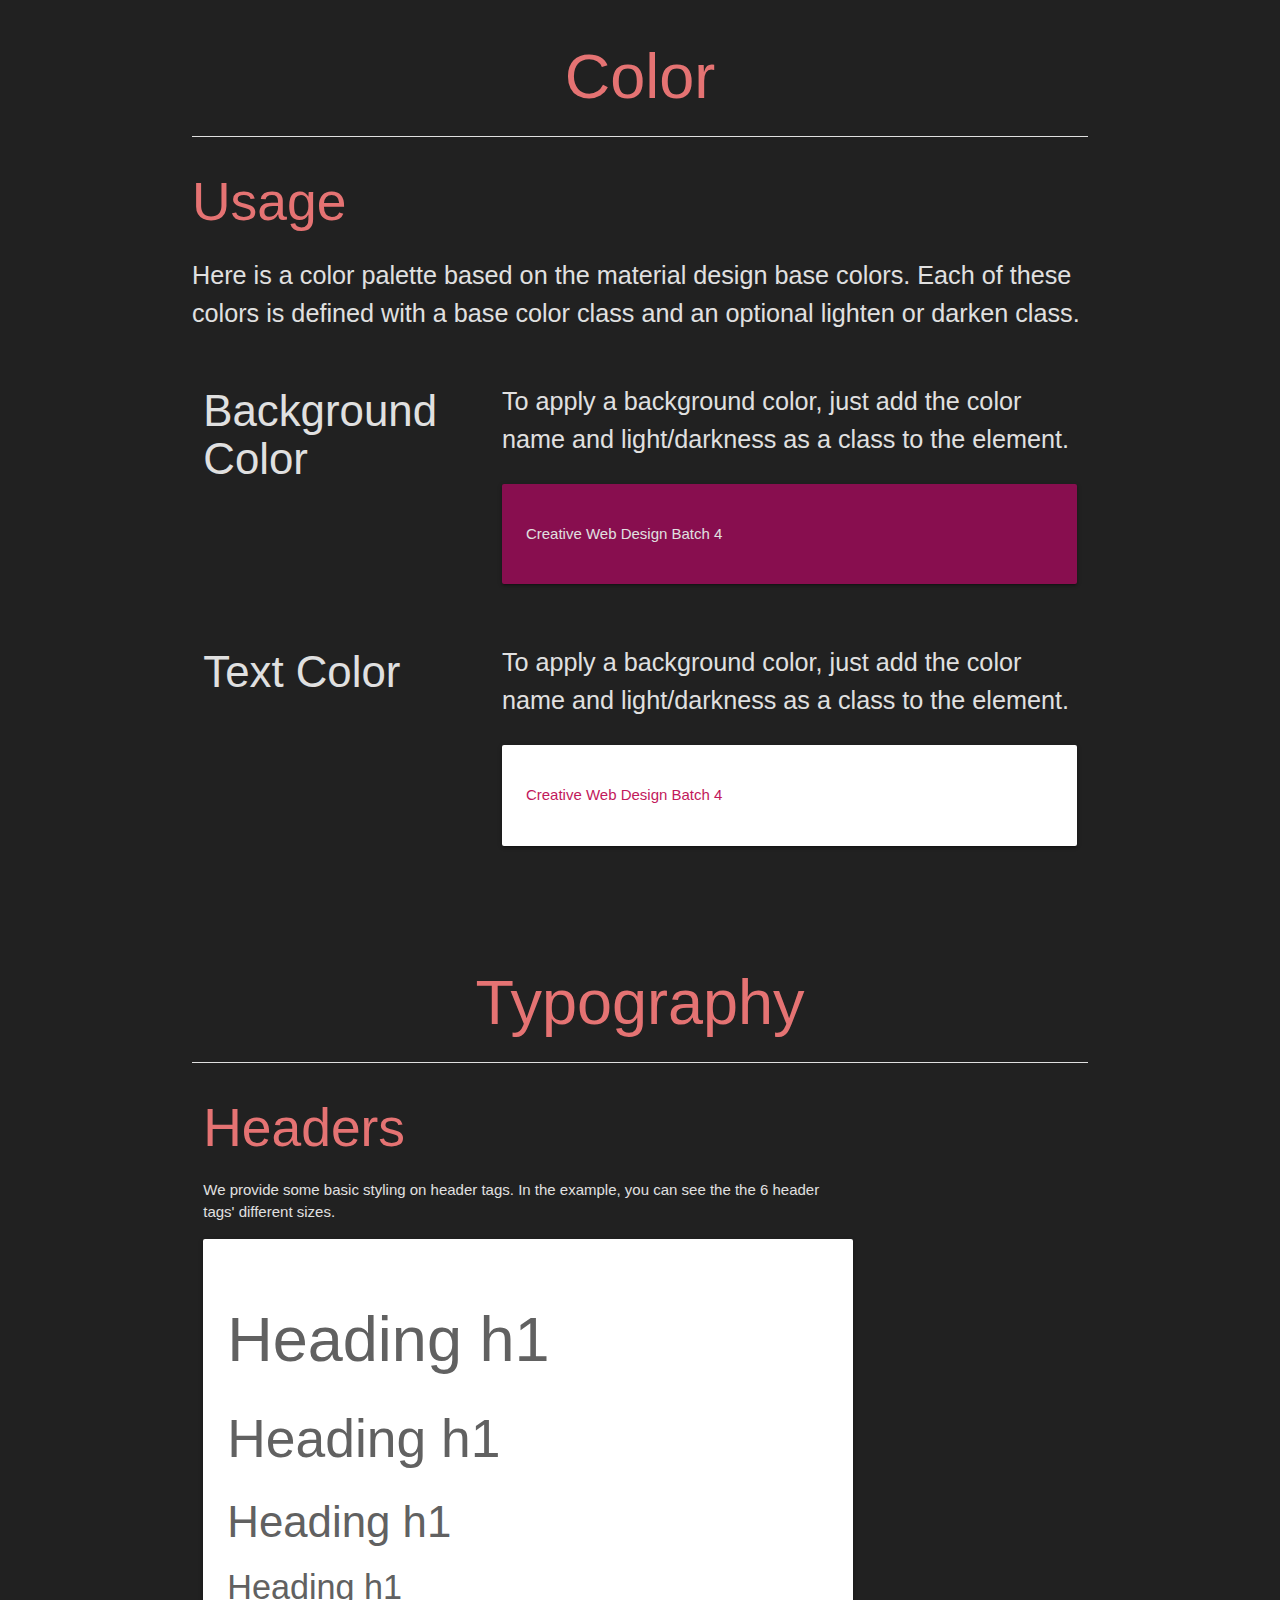
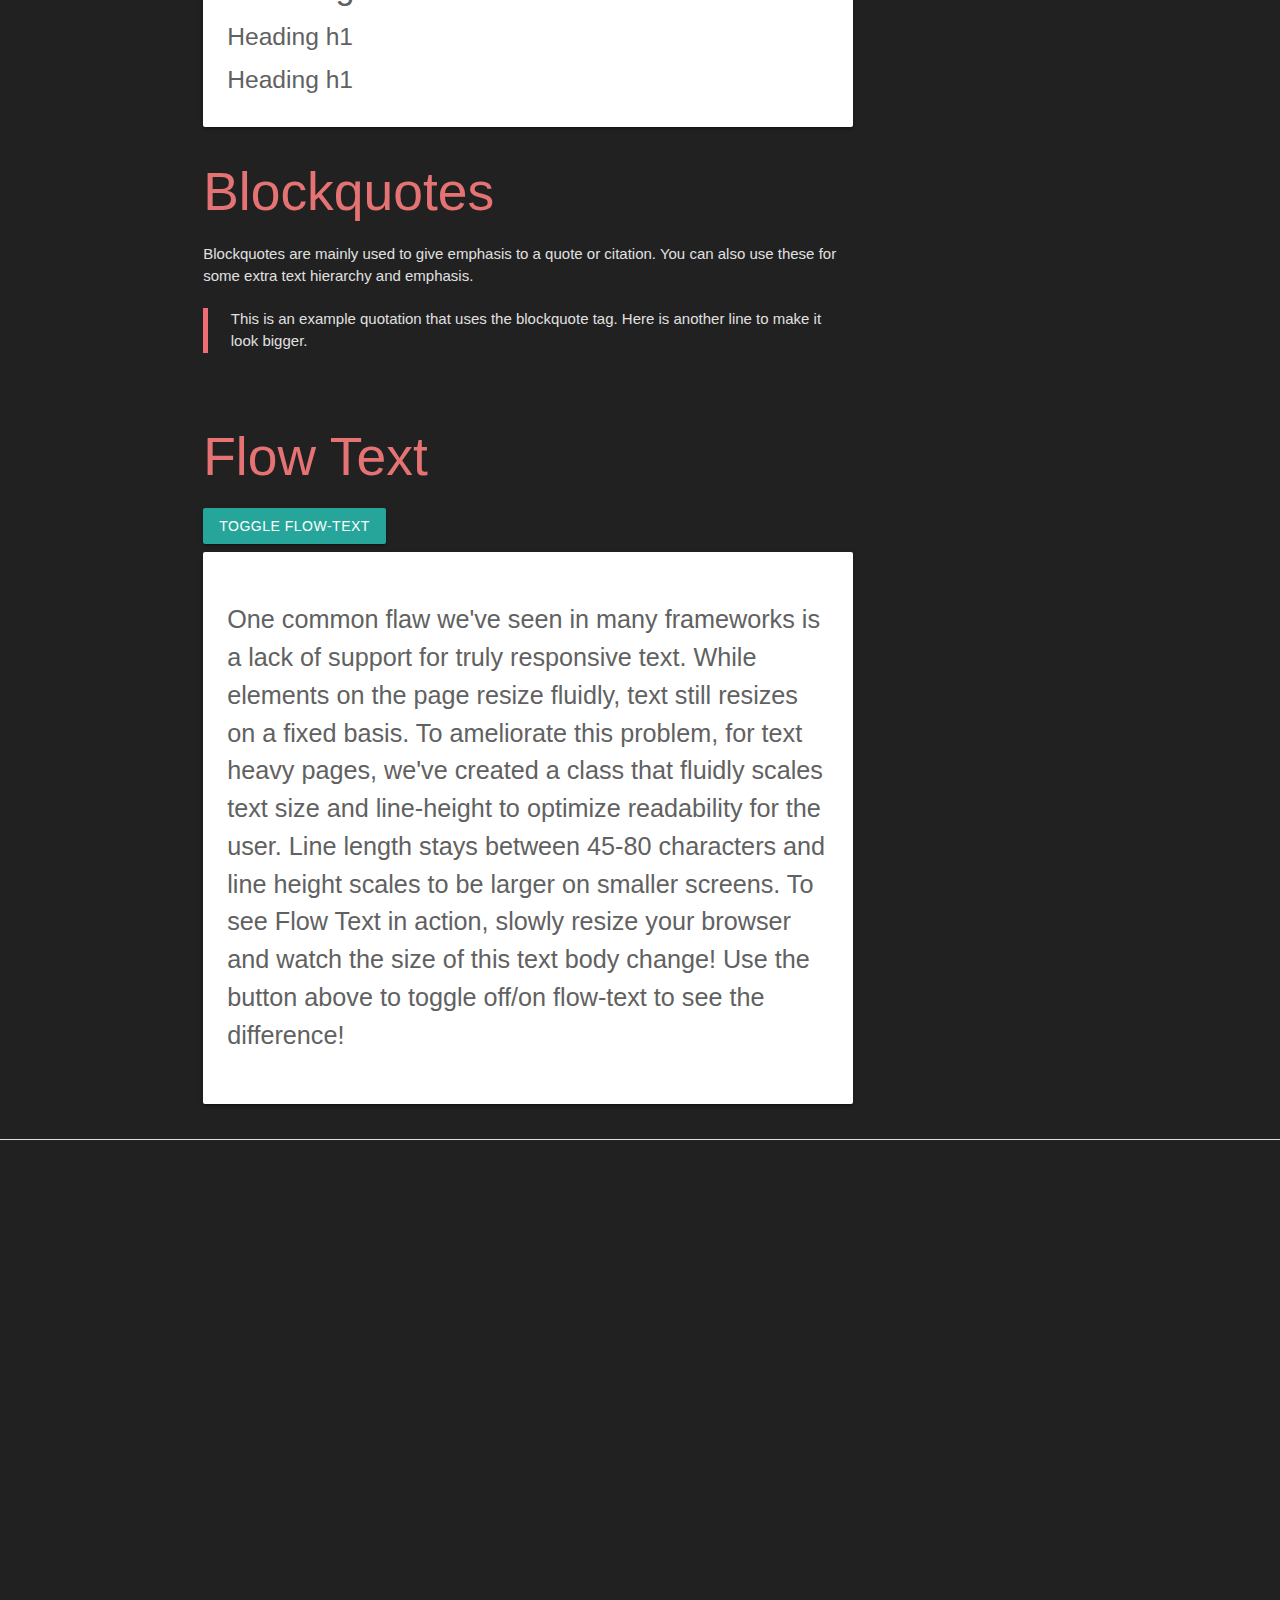
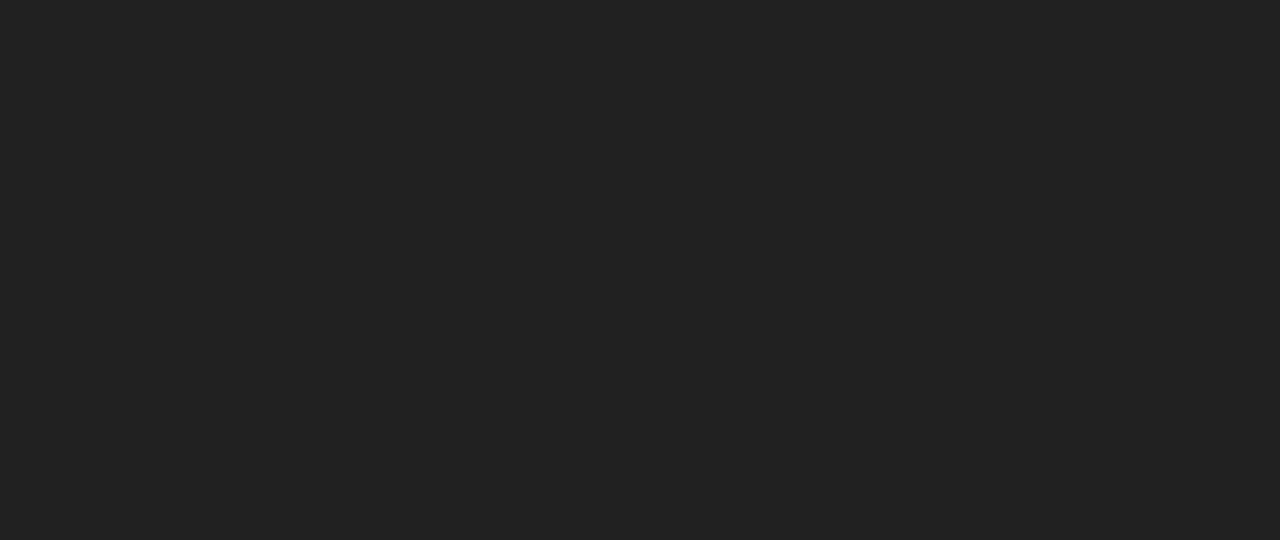
<file: index.html>
<!DOCTYPE html>
<html lang="en">
<head>
    <meta charset="UTF-8">
    <meta http-equiv="X-UA-Compatible" content="IE=edge">
    <meta name="viewport" content="width=device-width, initial-scale=1.0">
     <!-- Compiled and minified CSS -->
     <link rel="stylesheet" href="https://cdnjs.cloudflare.com/ajax/libs/materialize/1.0.0/css/materialize.min.css">

    <title>CWD Batch 4</title>
</head>
<body class="grey-text text-lighten-2 grey darken-4">
    <div class="container">
         <h1 class="red-text text-lighten-2 center">Color</h1>
        <div class="divider"></div>
        <h2 class="red-text text-lighten-2">Usage</h2>
        <p class="flow-text">Here is a color palette based on the material design base colors. Each of these colors is defined with a base color class and an optional lighten or darken class.</p>
        <!-- Background color -->
        <div class="row">
            <div class="col s12 m4">
                <h3>Background Color</h3>
            </div>
            <div class="col s12 m8">
                <p class="flow-text">To apply a background color, just add the color name and light/darkness as a class to the element.

                </p>
                <div class="card-panel pink darken-4">
                    <p class="grey-text text-lighten-2">Creative Web Design Batch 4</p>
                </div>
            </div>
        </div>
        <!-- Text color -->
        <div class="row">
            <div class="col s12 m4">
                <h3>Text Color</h3>
            </div>
            <div class="col s12 m8">
                <p class="flow-text">To apply a background color, just add the color name and light/darkness as a class to the element.

                </p>
                <div class="card-panel">
                    <p class="pink-text text-darken-2">Creative Web Design Batch 4</p>
                </div>
            </div>
        </div>
       <br><br>
       <h1 class="red-text text-lighten-2 center">Typography</h1>
       <div class="divider"></div>
       <div class="row">
        <div class="col s12 m9">
            <!-- Header -->
            <h2 class="red-text 
            text-lighten-2">Headers</h2>
            <p>We provide some basic styling on header tags. In the example, you can see the the 6 header tags' different sizes.</p>
            <div class="card-panel grey-text text-darken-2">
                <h1>Heading h1</h1>
                <h2>Heading h1</h2>
                <h3>Heading h1</h3>
                <h4>Heading h1</h4>
                <h5>Heading h1</h5>
                <h5>Heading h1</h5>
            </div>
            <!-- Blockqoutes -->
            <h2 class="red-text 
            text-lighten-2">Blockquotes</h2>
            <p>Blockquotes are mainly used to give emphasis to a quote or citation. You can also use these for some extra text hierarchy and emphasis.</p>
            <blockquote>This is an example quotation that uses the blockquote tag.
                Here is another line to make it look bigger.</blockquote>
         </div>
       </div>

       <div class="row">
        <div class="col s12 m9">
            <!-- flow text -->
            <h2 class="red-text 
            text-lighten-2">Flow Text</h2>
            <button class="btn">Toggle Flow-Text</button>
            <div class="card-panel grey-text text-darken-2">
                <p class="flow-text">One common flaw we've seen in many frameworks is a lack of support for truly responsive text. While elements on the page resize fluidly, text still resizes on a fixed basis. To ameliorate this problem, for text heavy pages, we've created a class that fluidly scales text size and line-height to optimize readability for the user. Line length stays between 45-80 characters and line height scales to be larger on smaller screens.

                    To see Flow Text in action, slowly resize your browser and watch the size of this text body change! Use the button above to toggle off/on flow-text to see the difference!</p>
            </div>
        </div>
       </div>

       <!-- end of the container -->
    </div>


    <div class="divider"></div>
    


    <div style="height: 1000px;"></div>
    
    









    <!-- Compiled and minified JavaScript -->
    <script src="https://cdnjs.cloudflare.com/ajax/libs/materialize/1.0.0/js/materialize.min.js"></script>
</body>
</html>
</file>
